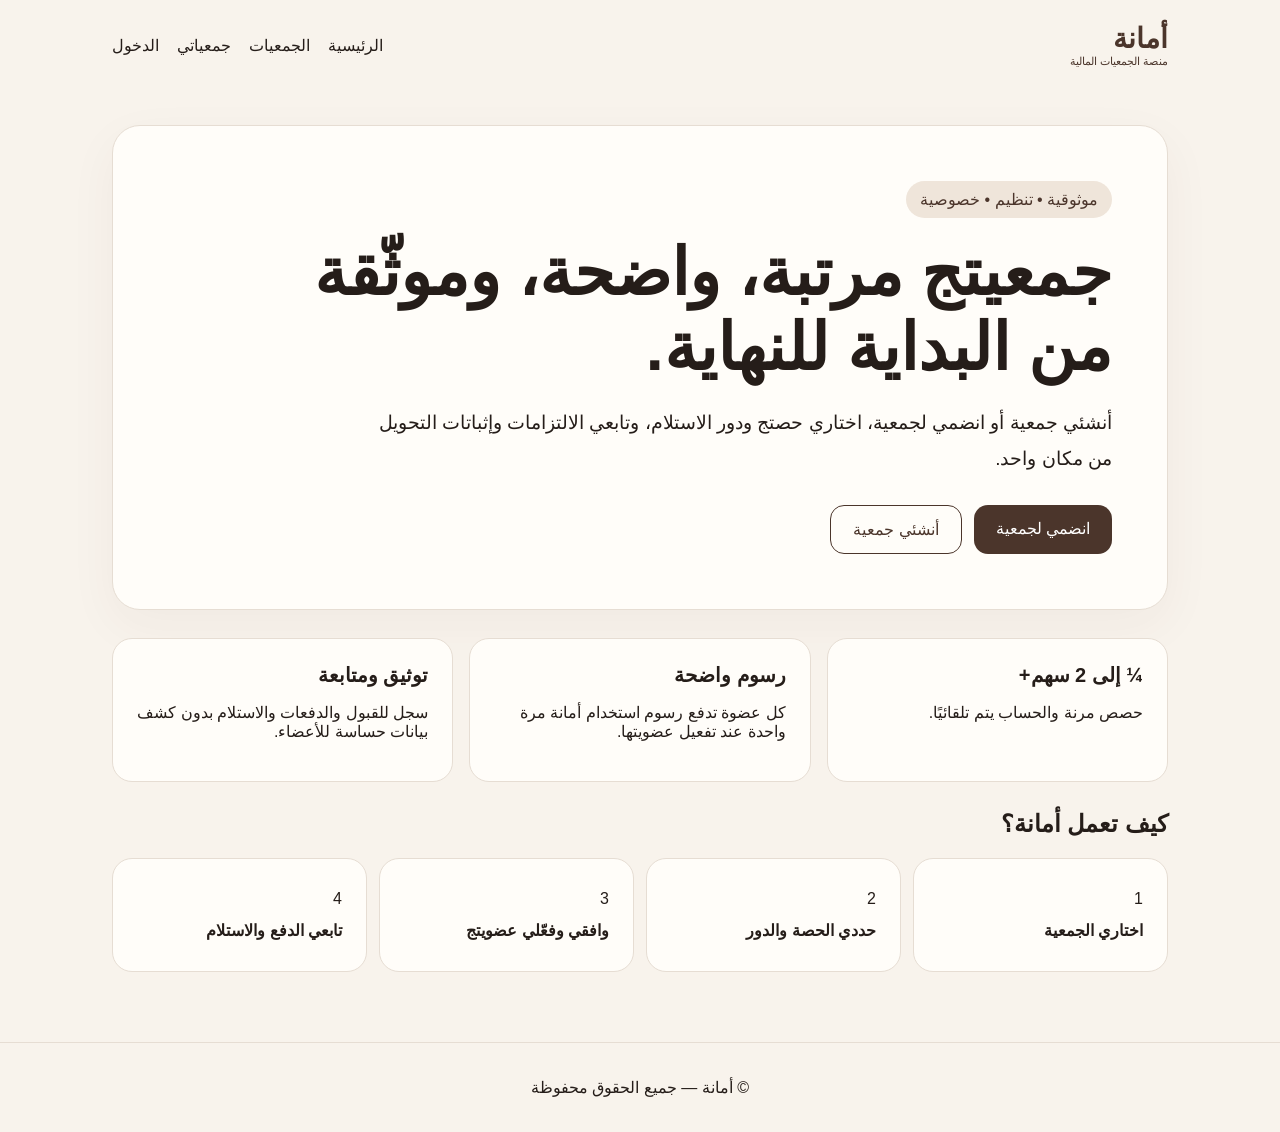
<file: index.html>
<!doctype html><html lang="ar" dir="rtl"><head><meta charset="utf-8"><meta name="viewport" content="width=device-width,initial-scale=1"><title>أمانة | منصة الجمعيات المالية</title><link rel="stylesheet" href="styles.css"></head><body><header><a class="brand" href="index.html">أمانة <small>منصة الجمعيات المالية</small></a><nav><a href="index.html">الرئيسية</a><a href="circles.html">الجمعيات</a><a href="dashboard.html">جمعياتي</a><a href="login.html">الدخول</a></nav></header><main><section class="hero"><span class="pill">موثوقية • تنظيم • خصوصية</span><h1>جمعيتج مرتبة، واضحة، وموثّقة من البداية للنهاية.</h1><p>أنشئي جمعية أو انضمي لجمعية، اختاري حصتج ودور الاستلام، وتابعي الالتزامات وإثباتات التحويل من مكان واحد.</p><div class="actions"><a class="btn" href="circles.html">انضمي لجمعية</a><a class="btn secondary" href="create.html">أنشئي جمعية</a></div></section><section class="grid"><article><b>¼ إلى 2 سهم+</b><p>حصص مرنة والحساب يتم تلقائيًا.</p></article><article><b>رسوم واضحة</b><p>كل عضوة تدفع رسوم استخدام أمانة مرة واحدة عند تفعيل عضويتها.</p></article><article><b>توثيق ومتابعة</b><p>سجل للقبول والدفعات والاستلام بدون كشف بيانات حساسة للأعضاء.</p></article></section><section><h2>كيف تعمل أمانة؟</h2><div class="steps"><div>1<br><b>اختاري الجمعية</b></div><div>2<br><b>حددي الحصة والدور</b></div><div>3<br><b>وافقي وفعّلي عضويتج</b></div><div>4<br><b>تابعي الدفع والاستلام</b></div></div></section></main><footer>© أمانة — جميع الحقوق محفوظة</footer></body></html>
</file>
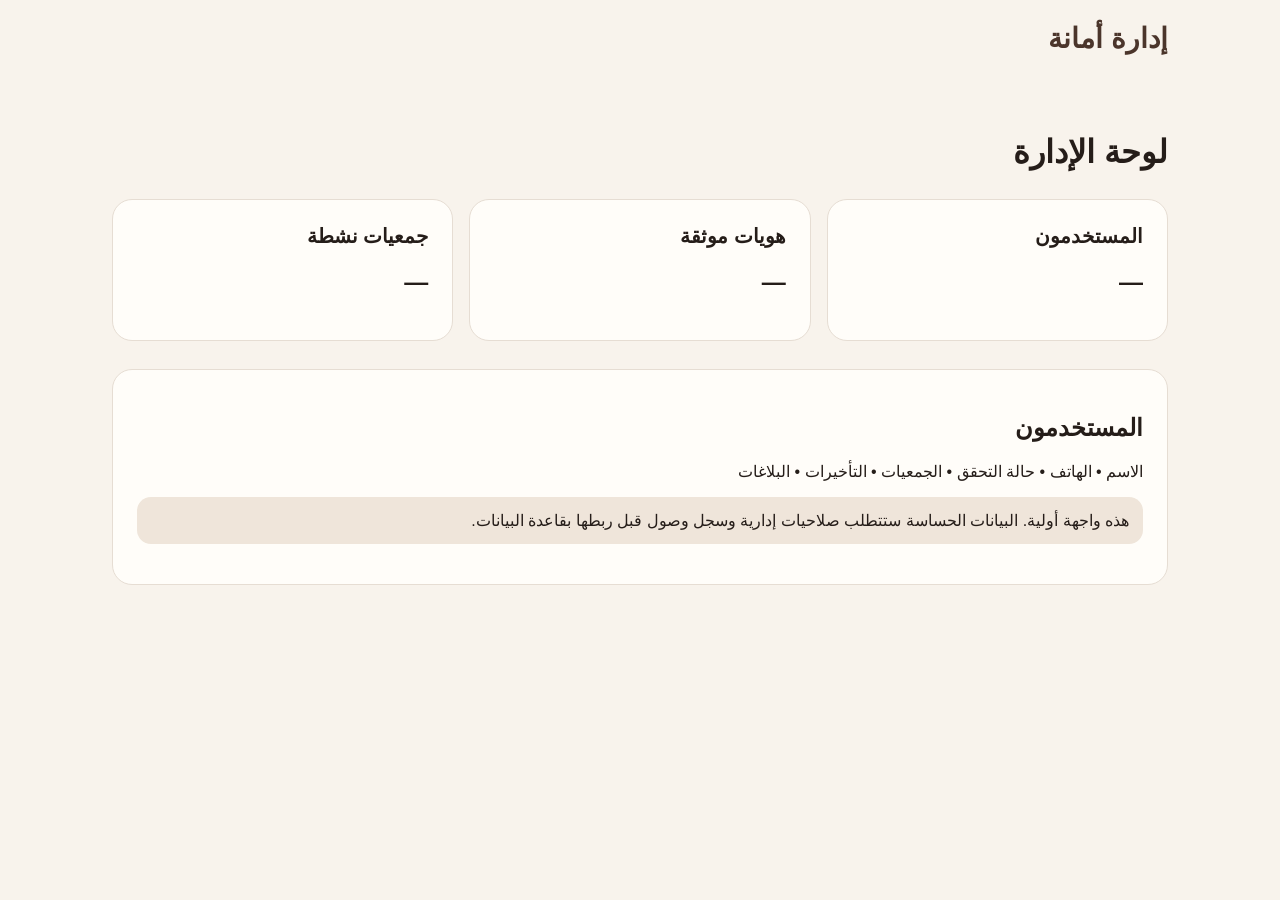
<file: admin.html>
<!doctype html><html lang="ar" dir="rtl"><head><meta charset="utf-8"><meta name="viewport" content="width=device-width,initial-scale=1"><title>إدارة أمانة</title><link rel="stylesheet" href="styles.css"></head><body><header><span class="brand">إدارة أمانة</span></header><main><h1>لوحة الإدارة</h1><div class="grid"><article><b>المستخدمون</b><h2>—</h2></article><article><b>هويات موثقة</b><h2>—</h2></article><article><b>جمعيات نشطة</b><h2>—</h2></article></div><div class="card"><h2>المستخدمون</h2><p>الاسم • الهاتف • حالة التحقق • الجمعيات • التأخيرات • البلاغات</p><p class="notice">هذه واجهة أولية. البيانات الحساسة ستتطلب صلاحيات إدارية وسجل وصول قبل ربطها بقاعدة البيانات.</p></div></main></body></html>
</file>
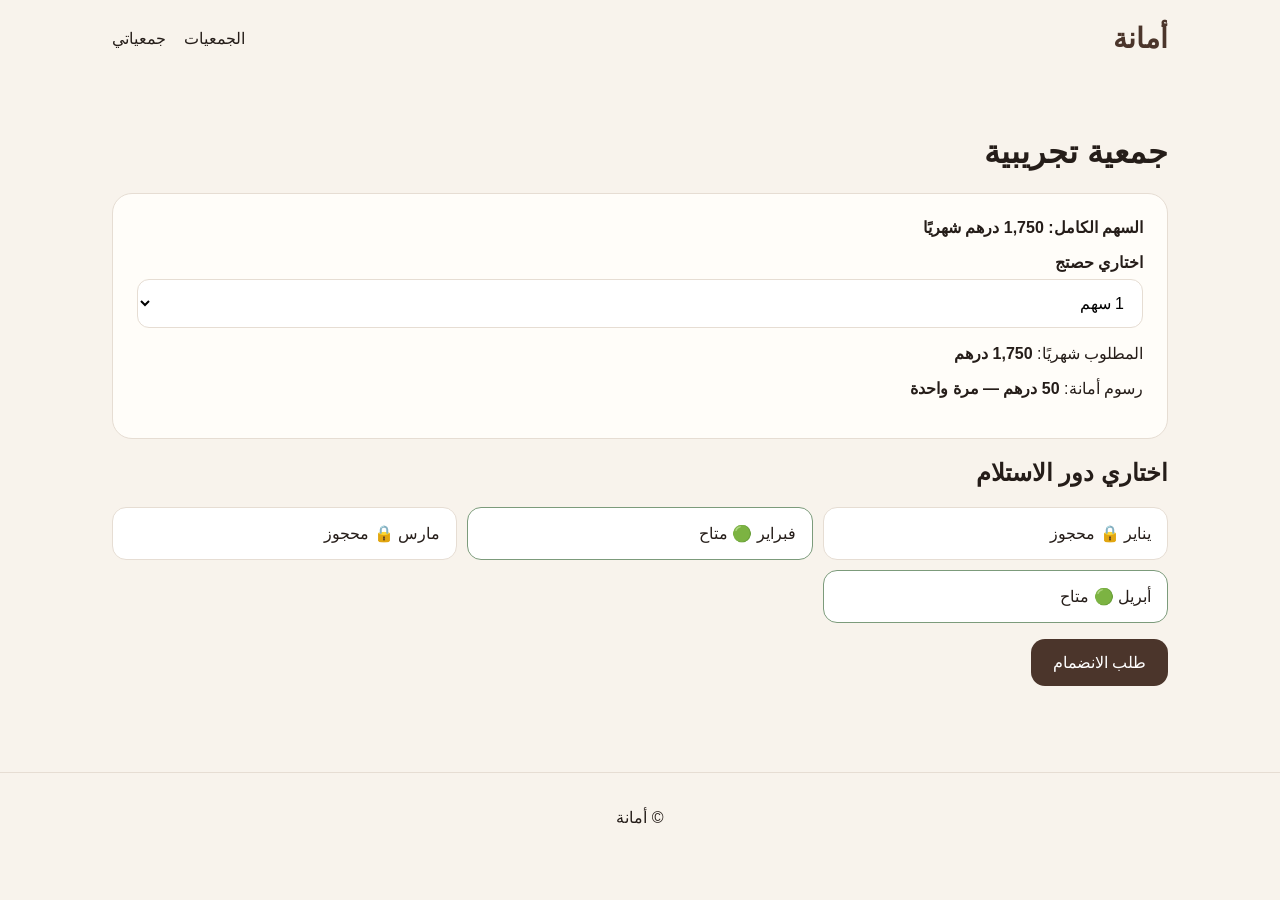
<file: circle.html>
<!doctype html><html lang="ar" dir="rtl"><head><meta charset="utf-8"><meta name="viewport" content="width=device-width,initial-scale=1"><title>تفاصيل الجمعية | أمانة</title><link rel="stylesheet" href="styles.css"></head><body><header><a class="brand" href="index.html">أمانة</a><nav><a href="circles.html">الجمعيات</a><a href="dashboard.html">جمعياتي</a></nav></header><main><h1>جمعية تجريبية</h1><div class="card"><b>السهم الكامل: 1,750 درهم شهريًا</b><label>اختاري حصتج</label><select id="share"><option value=".25">¼ سهم</option><option value=".5">½ سهم</option><option value="1" selected>1 سهم</option><option value="1.25">1¼ سهم</option><option value="1.5">1½ سهم</option><option value="2">2 سهم</option></select><p>المطلوب شهريًا: <b id="monthly">1,750 درهم</b></p><p>رسوم أمانة: <b>50 درهم — مرة واحدة</b></p></div><h2>اختاري دور الاستلام</h2><div class="months"><div class="month">يناير 🔒 محجوز</div><div class="month available">فبراير 🟢 متاح</div><div class="month">مارس 🔒 محجوز</div><div class="month available">أبريل 🟢 متاح</div></div><p><a class="btn" href="register.html">طلب الانضمام</a></p></main><script>const s=document.querySelector("#share"),m=document.querySelector("#monthly");s.onchange=()=>m.textContent=(1750*+s.value).toLocaleString("ar-AE")+" درهم";</script><footer>© أمانة</footer></body></html>
</file>
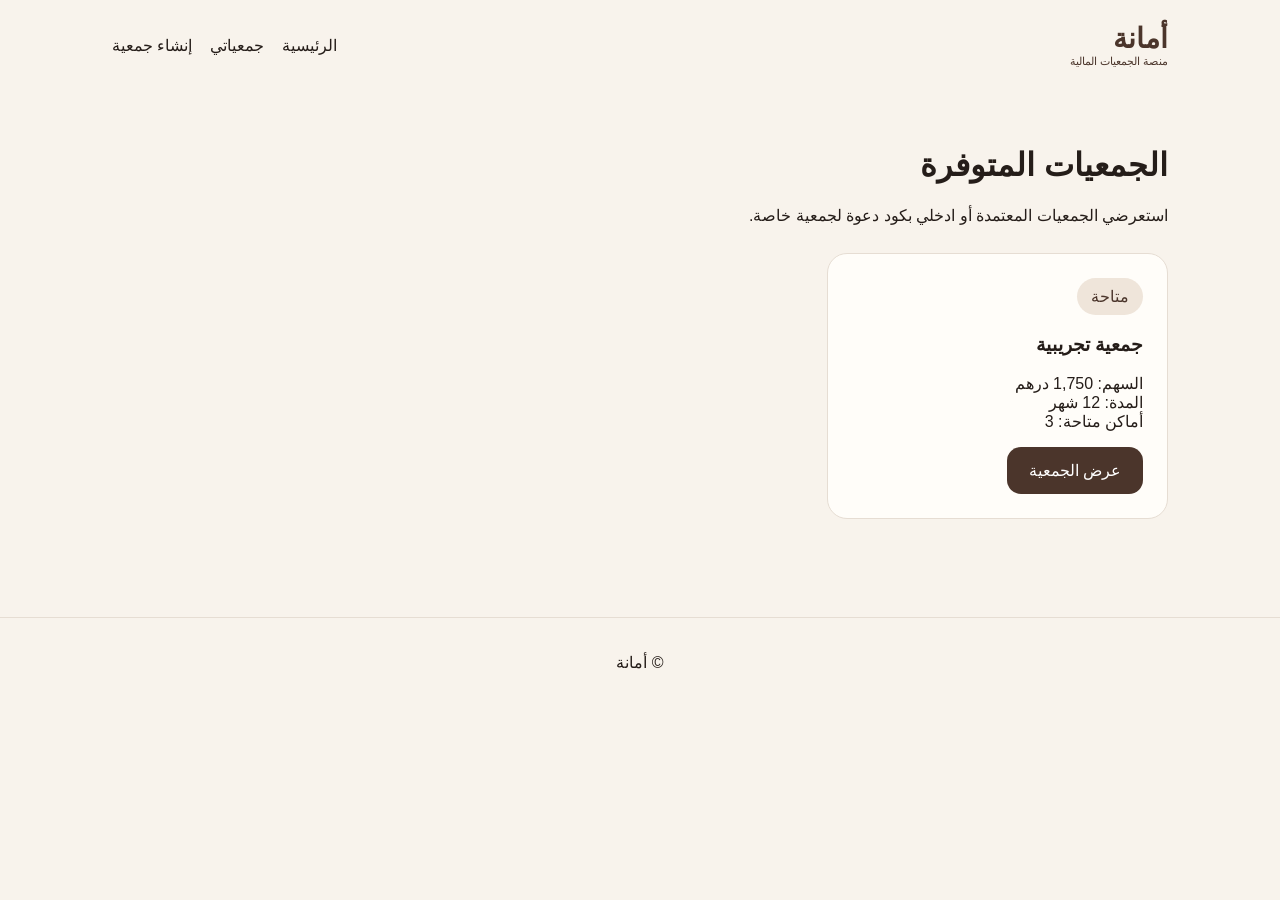
<file: circles.html>
<!doctype html><html lang="ar" dir="rtl"><head><meta charset="utf-8"><meta name="viewport" content="width=device-width,initial-scale=1"><title>الجمعيات | أمانة</title><link rel="stylesheet" href="styles.css"></head><body><header><a class="brand" href="index.html">أمانة<small>منصة الجمعيات المالية</small></a><nav><a href="index.html">الرئيسية</a><a href="dashboard.html">جمعياتي</a><a href="create.html">إنشاء جمعية</a></nav></header><main><h1>الجمعيات المتوفرة</h1><p>استعرضي الجمعيات المعتمدة أو ادخلي بكود دعوة لجمعية خاصة.</p><div class="grid"><article><span class="pill">متاحة</span><h3>جمعية تجريبية</h3><p>السهم: 1,750 درهم<br>المدة: 12 شهر<br>أماكن متاحة: 3</p><a class="btn" href="circle.html">عرض الجمعية</a></article></div></main><footer>© أمانة</footer></body></html>
</file>
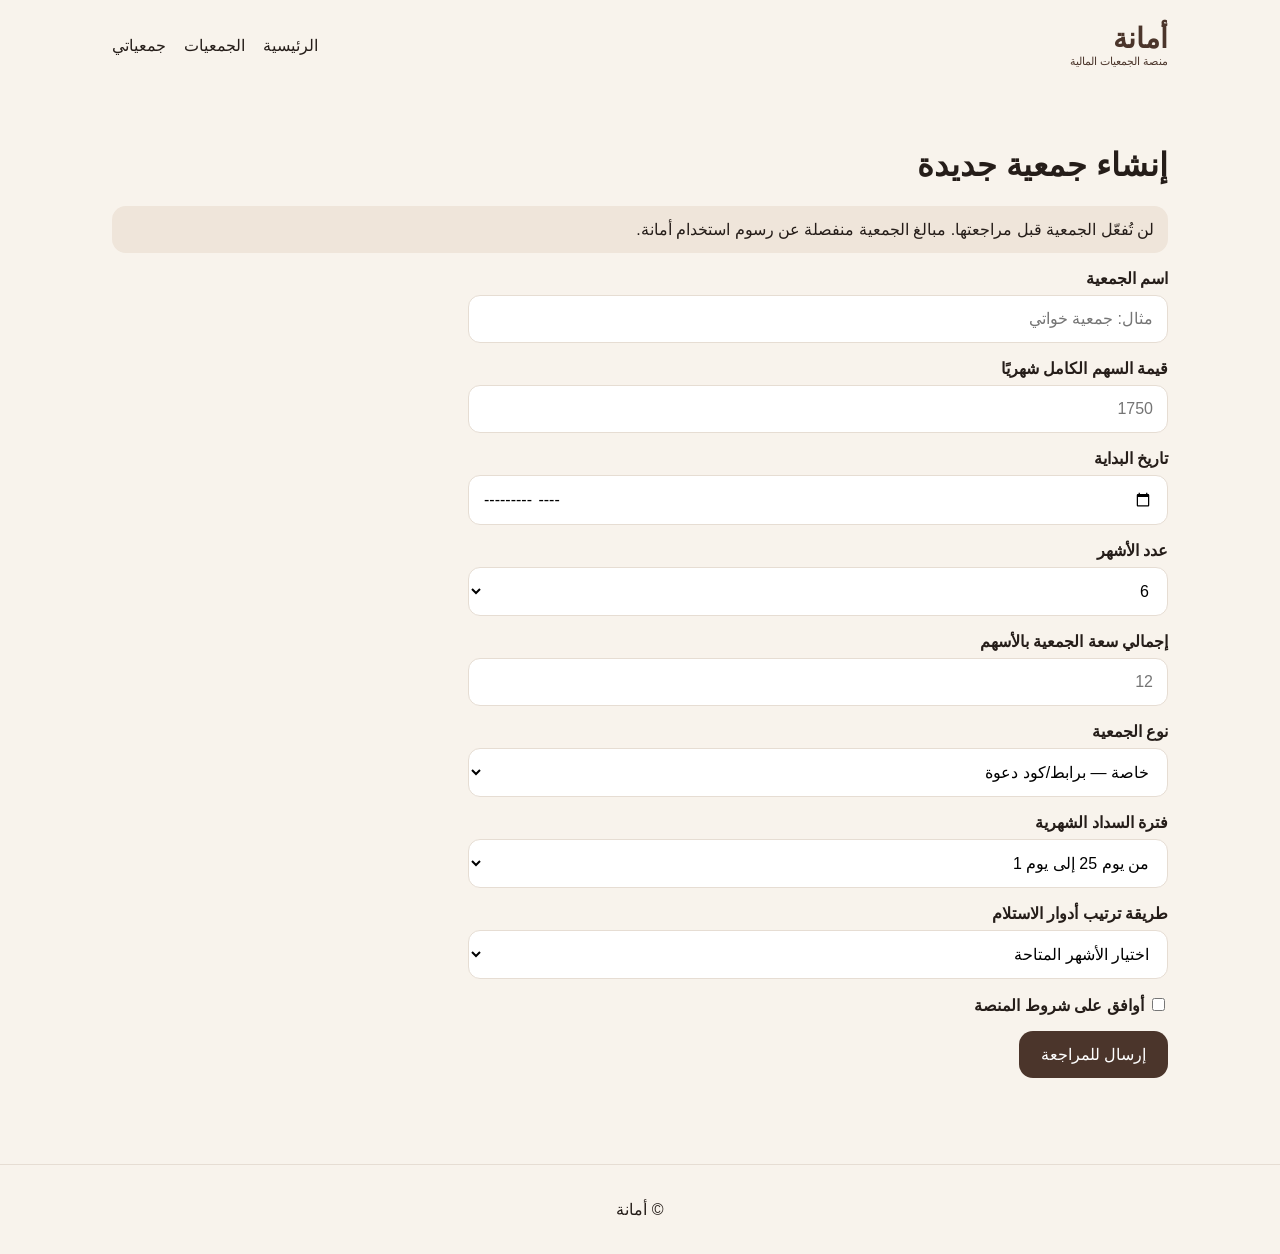
<file: create.html>
<!doctype html><html lang="ar" dir="rtl"><head><meta charset="utf-8"><meta name="viewport" content="width=device-width,initial-scale=1"><title>إنشاء جمعية | أمانة</title><link rel="stylesheet" href="styles.css"></head><body><header><a class="brand" href="index.html">أمانة<small>منصة الجمعيات المالية</small></a><nav><a href="index.html">الرئيسية</a><a href="circles.html">الجمعيات</a><a href="dashboard.html">جمعياتي</a></nav></header><main><h1>إنشاء جمعية جديدة</h1><p class="notice">لن تُفعّل الجمعية قبل مراجعتها. مبالغ الجمعية منفصلة عن رسوم استخدام أمانة.</p><form class="form"><label>اسم الجمعية</label><input placeholder="مثال: جمعية خواتي"><label>قيمة السهم الكامل شهريًا</label><input type="number" placeholder="1750"><label>تاريخ البداية</label><input type="month"><label>عدد الأشهر</label><select><option>6</option><option>10</option><option>12</option><option>18</option><option>24</option></select><label>إجمالي سعة الجمعية بالأسهم</label><input type="number" placeholder="12"><label>نوع الجمعية</label><select><option>خاصة — برابط/كود دعوة</option><option>عامة — تظهر في الجمعيات المتاحة</option></select><label>فترة السداد الشهرية</label><select><option>من يوم 25 إلى يوم 1</option><option>من يوم 1 إلى يوم 5</option></select><label>طريقة ترتيب أدوار الاستلام</label><select><option>اختيار الأشهر المتاحة</option><option>تحددها المنظِّمة</option></select><label><input style="width:auto" type="checkbox"> أوافق على شروط المنصة</label><p><button class="btn" type="button">إرسال للمراجعة</button></p></form></main><footer>© أمانة</footer></body></html>
</file>
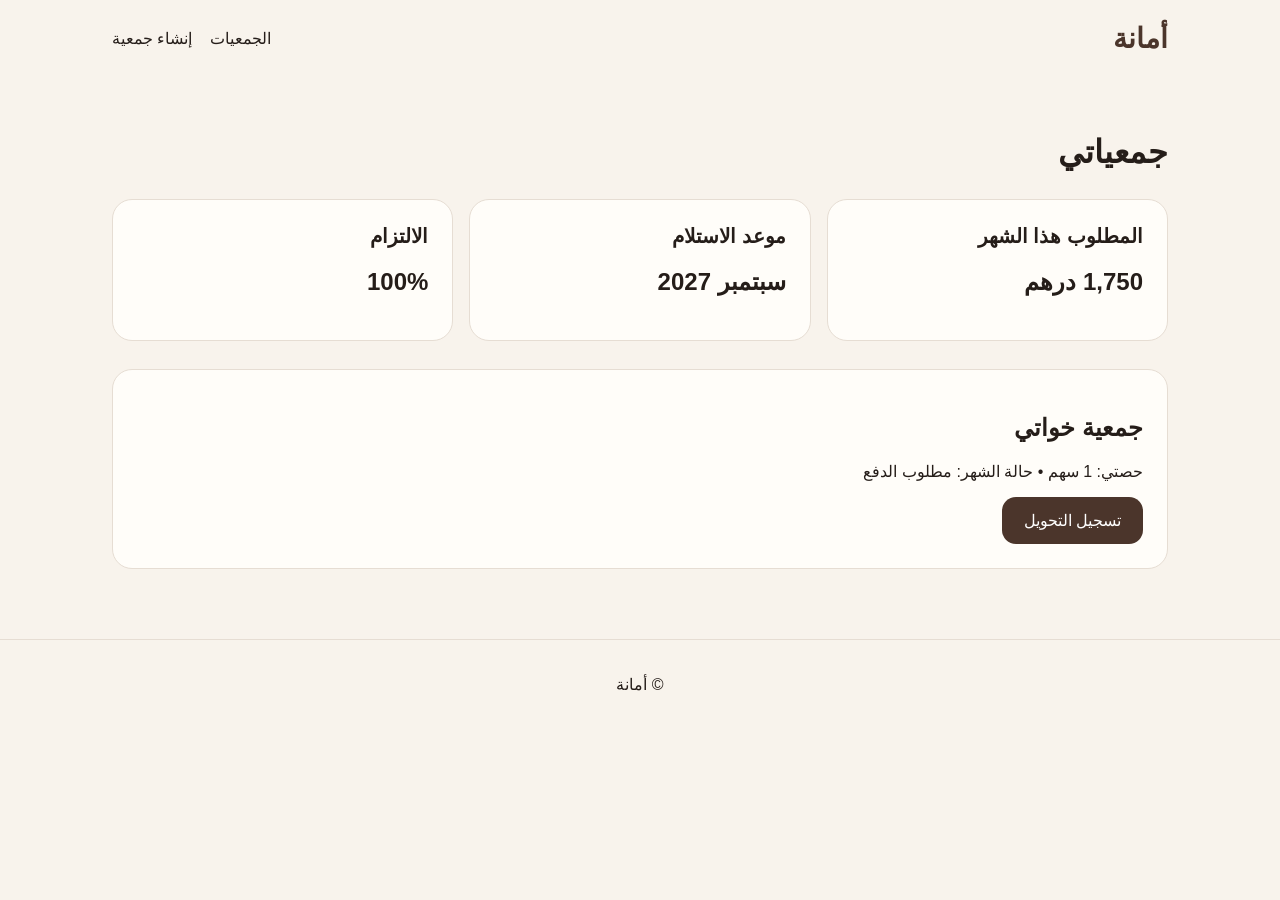
<file: dashboard.html>
<!doctype html><html lang="ar" dir="rtl"><head><meta charset="utf-8"><meta name="viewport" content="width=device-width,initial-scale=1"><title>جمعياتي | أمانة</title><link rel="stylesheet" href="styles.css"></head><body><header><a class="brand" href="index.html">أمانة</a><nav><a href="circles.html">الجمعيات</a><a href="create.html">إنشاء جمعية</a></nav></header><main><h1>جمعياتي</h1><div class="grid"><article><b>المطلوب هذا الشهر</b><h2>1,750 درهم</h2></article><article><b>موعد الاستلام</b><h2>سبتمبر 2027</h2></article><article><b>الالتزام</b><h2>100%</h2></article></div><div class="card"><h2>جمعية خواتي</h2><p>حصتي: 1 سهم • حالة الشهر: مطلوب الدفع</p><a class="btn" href="#">تسجيل التحويل</a></div></main><footer>© أمانة</footer></body></html>
</file>
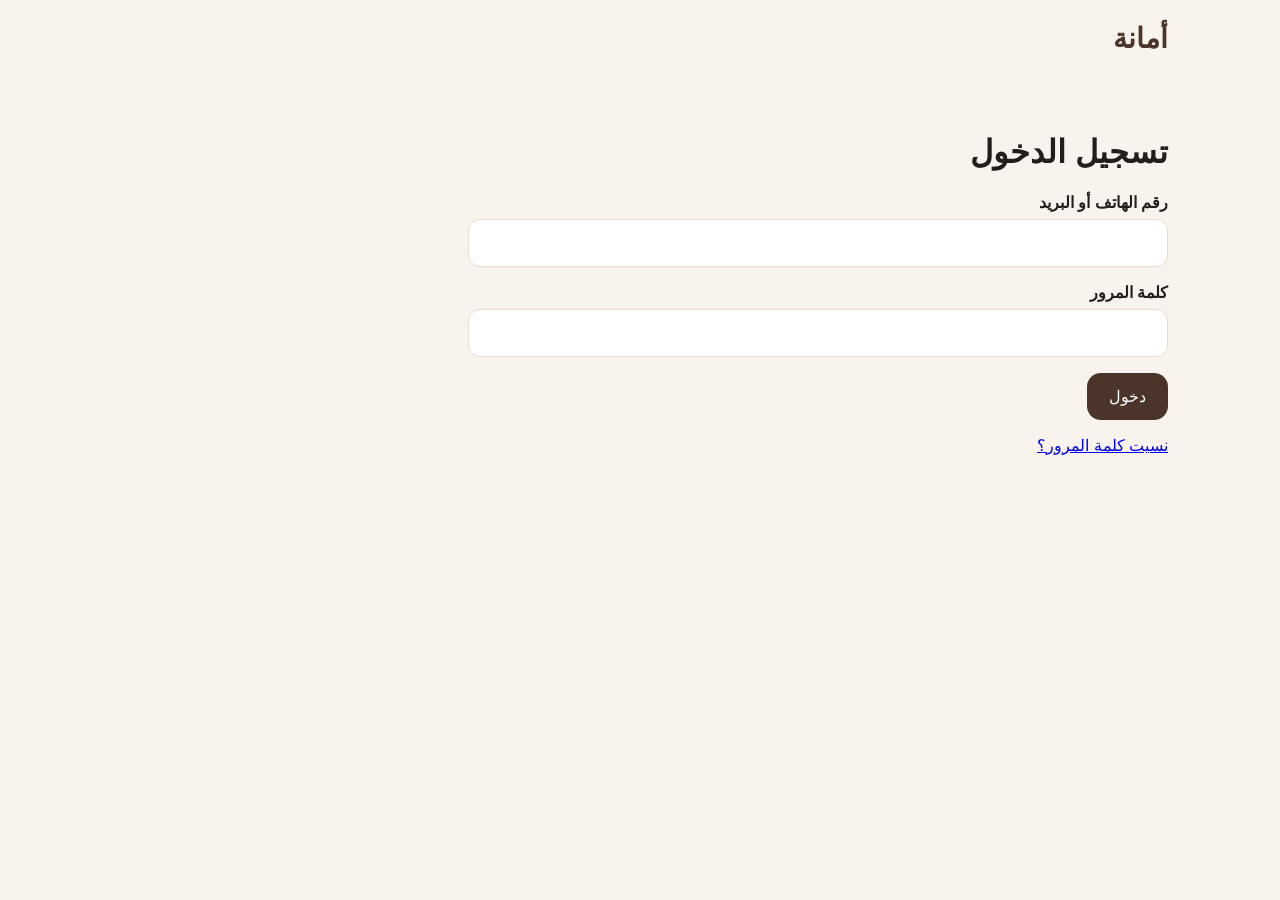
<file: login.html>
<!doctype html><html lang="ar" dir="rtl"><head><meta charset="utf-8"><meta name="viewport" content="width=device-width,initial-scale=1"><title>الدخول | أمانة</title><link rel="stylesheet" href="styles.css"></head><body><header><a class="brand" href="index.html">أمانة</a></header><main><h1>تسجيل الدخول</h1><form class="form"><label>رقم الهاتف أو البريد</label><input><label>كلمة المرور</label><input type="password"><p><button class="btn" type="button">دخول</button></p><a href="#">نسيت كلمة المرور؟</a></form></main></body></html>
</file>
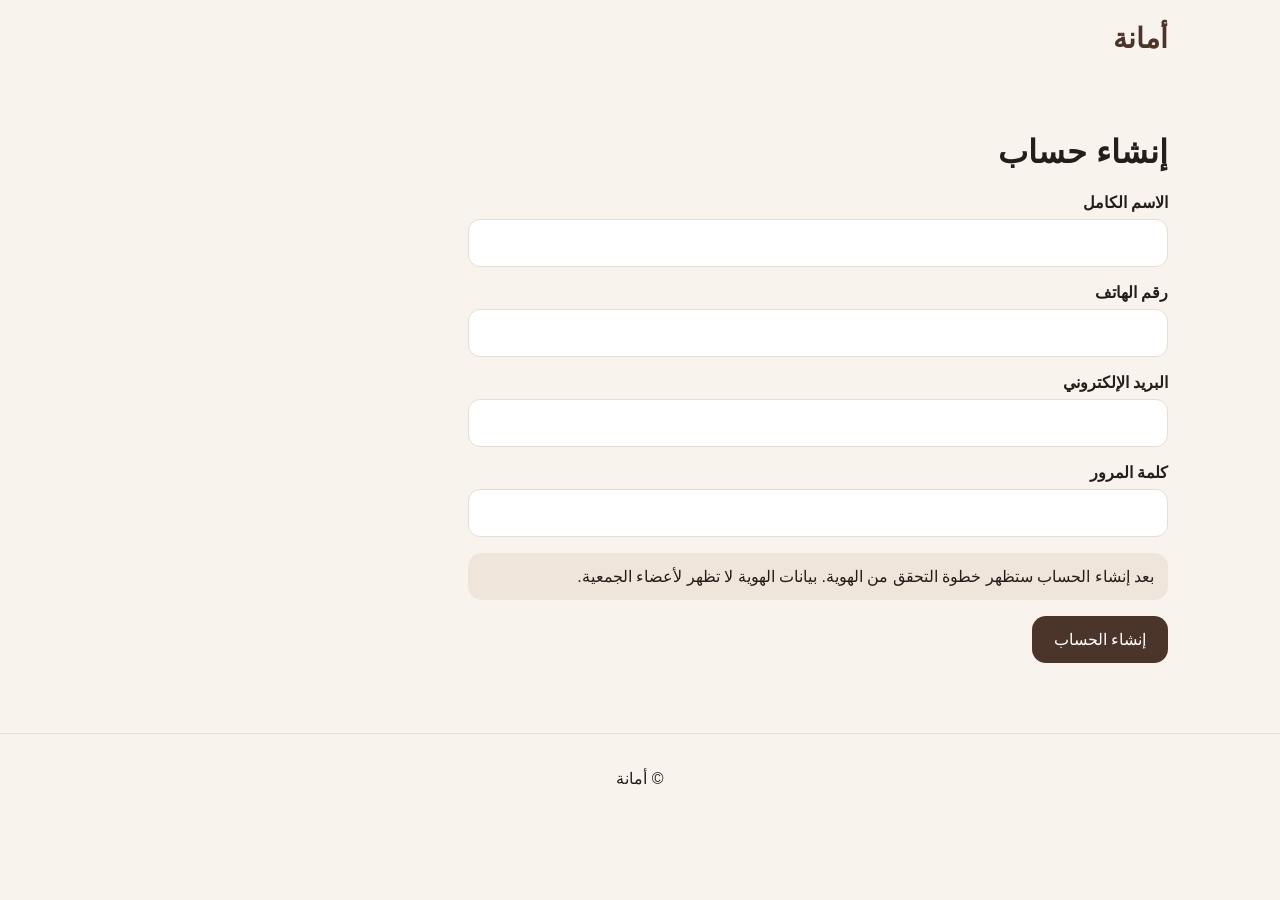
<file: register.html>
<!doctype html><html lang="ar" dir="rtl"><head><meta charset="utf-8"><meta name="viewport" content="width=device-width,initial-scale=1"><title>إنشاء حساب | أمانة</title><link rel="stylesheet" href="styles.css"></head><body><header><a class="brand" href="index.html">أمانة</a></header><main><h1>إنشاء حساب</h1><form class="form"><label>الاسم الكامل</label><input><label>رقم الهاتف</label><input type="tel"><label>البريد الإلكتروني</label><input type="email"><label>كلمة المرور</label><input type="password"><p class="notice">بعد إنشاء الحساب ستظهر خطوة التحقق من الهوية. بيانات الهوية لا تظهر لأعضاء الجمعية.</p><button class="btn" type="button">إنشاء الحساب</button></form></main><footer>© أمانة</footer></body></html>
</file>
<file: styles.css>
:root{--brown:#4b352b;--cream:#f8f3ec;--paper:#fffdf9;--line:#e6ddd3;--text:#251d19}*{box-sizing:border-box}body{margin:0;font-family:-apple-system,BlinkMacSystemFont,"Segoe UI",Tahoma,sans-serif;background:var(--cream);color:var(--text)}header{max-width:1100px;margin:auto;padding:22px;display:flex;justify-content:space-between;align-items:center;gap:20px}.brand{font-size:28px;font-weight:800;color:var(--brown);text-decoration:none}.brand small{display:block;font-size:11px;font-weight:500}nav{display:flex;gap:18px;flex-wrap:wrap}nav a{color:var(--text);text-decoration:none}main{max-width:1100px;margin:auto;padding:35px 22px 70px}.hero{background:var(--paper);border:1px solid var(--line);border-radius:28px;padding:55px;box-shadow:0 16px 50px #4b352b0c}.hero h1{font-size:clamp(34px,6vw,65px);line-height:1.15;margin:18px 0;max-width:850px}.hero p{font-size:19px;line-height:1.9;max-width:760px}.pill{display:inline-block;padding:9px 14px;border-radius:99px;background:#efe5da;color:var(--brown)}.actions{display:flex;gap:12px;flex-wrap:wrap;margin-top:28px}.btn{display:inline-block;padding:14px 22px;border:0;border-radius:14px;background:var(--brown);color:white;text-decoration:none;font-weight:700;font:inherit}.btn.secondary{background:transparent;color:var(--brown);border:1px solid var(--brown)}.grid{display:grid;grid-template-columns:repeat(3,1fr);gap:16px;margin:28px 0}.grid article,.steps div,.card{background:var(--paper);border:1px solid var(--line);border-radius:20px;padding:24px}.grid b{font-size:20px}.steps{display:grid;grid-template-columns:repeat(4,1fr);gap:12px}.steps div{line-height:2}footer{text-align:center;padding:35px;border-top:1px solid var(--line)}label{display:block;margin:16px 0 7px;font-weight:700}input,select{width:100%;padding:14px;border:1px solid var(--line);border-radius:12px;background:white;font:inherit}.form{max-width:700px}.notice{padding:14px;border-radius:14px;background:#efe5da}.months{display:grid;grid-template-columns:repeat(3,1fr);gap:10px}.month{padding:16px;border:1px solid var(--line);border-radius:14px;background:white}.available{border-color:#7c9b7b}@media(max-width:720px){header{display:block}.brand{display:block;margin-bottom:18px}.hero{padding:28px}.grid,.steps,.months{grid-template-columns:1fr}.hero h1{font-size:38px}}
</file>
